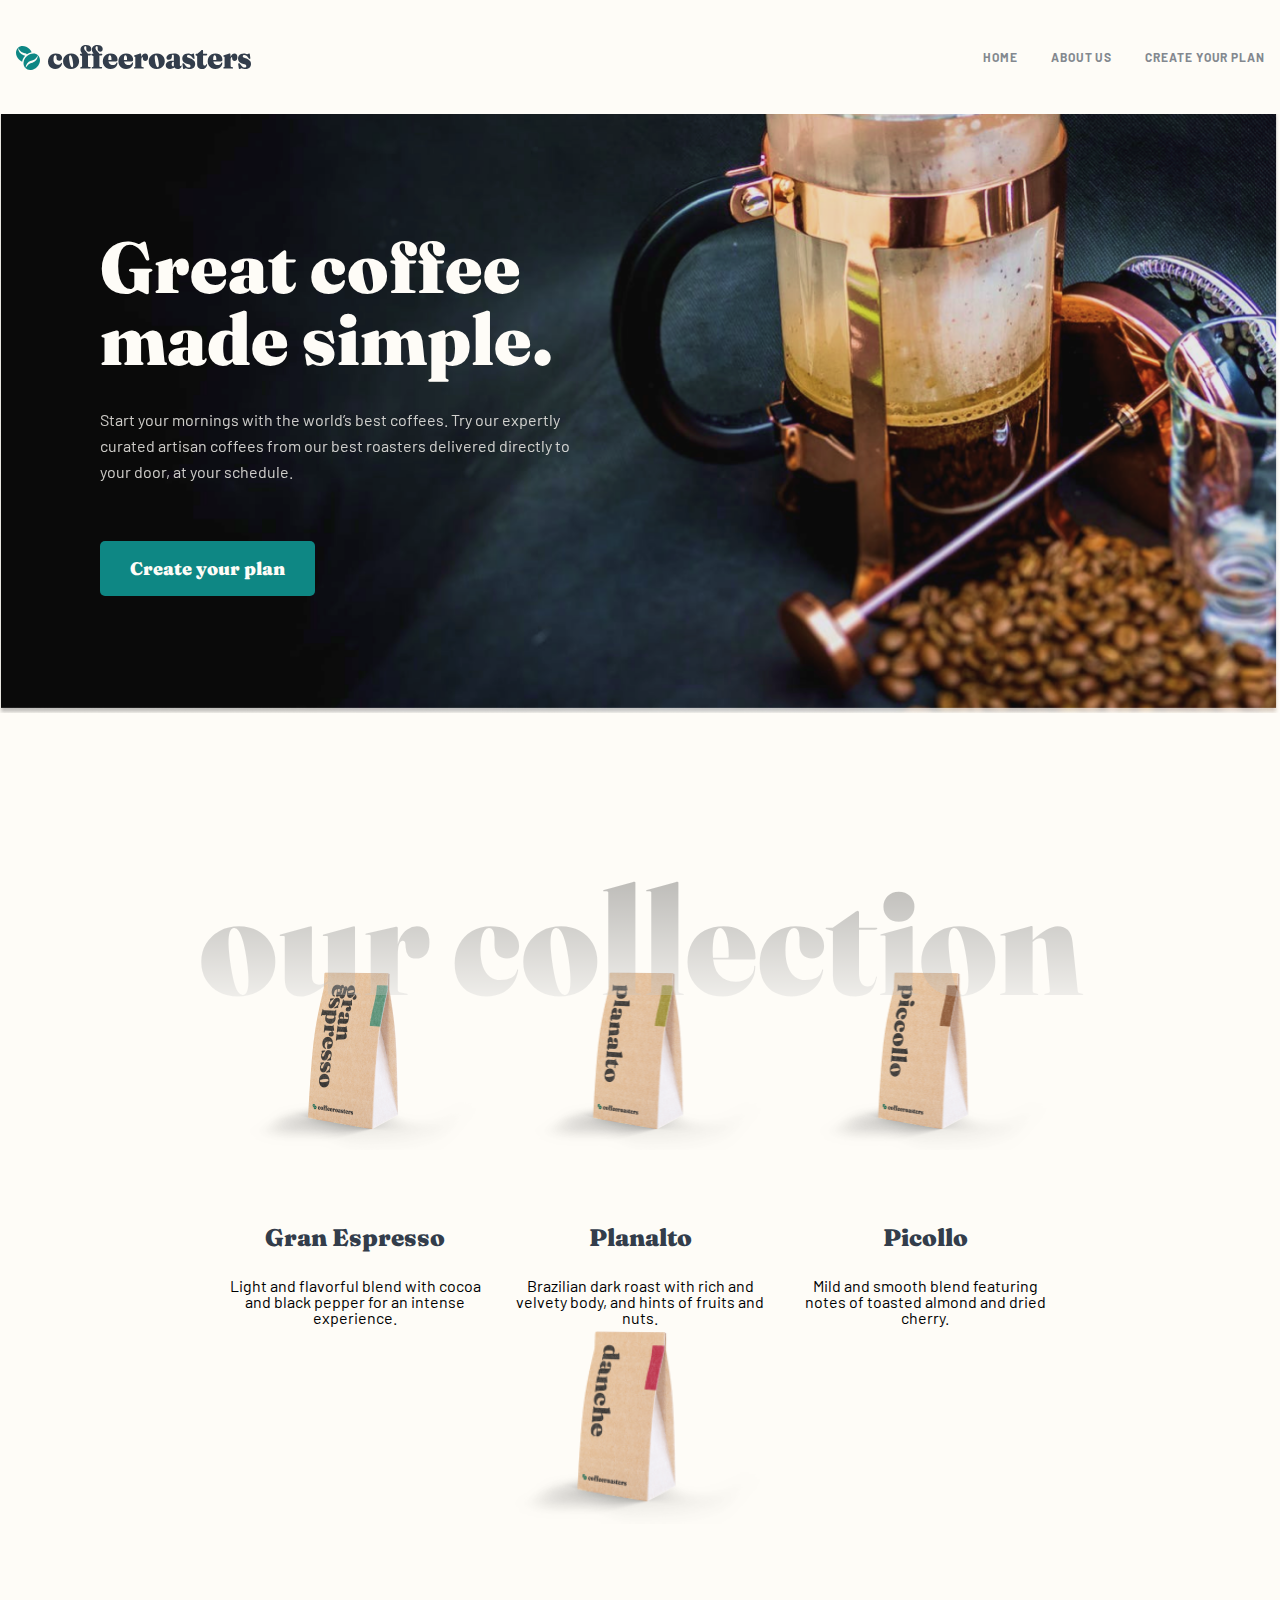
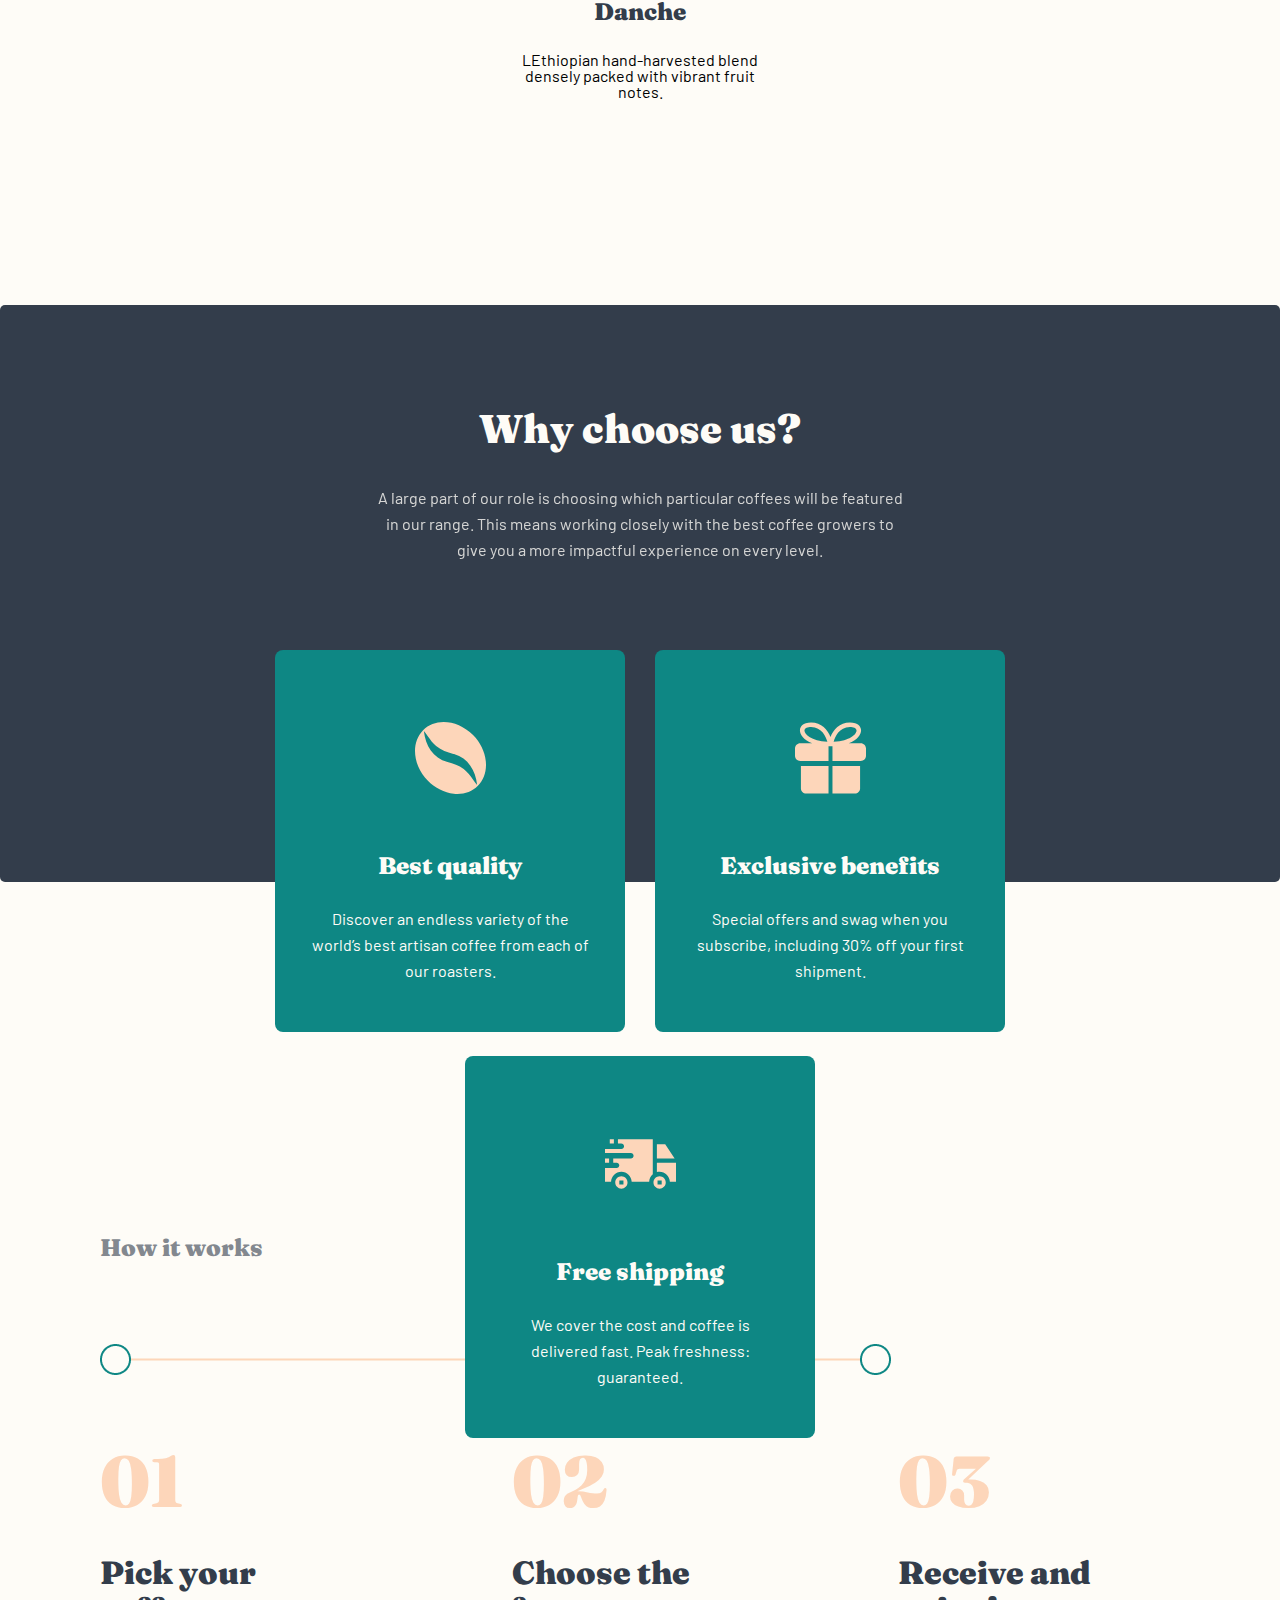
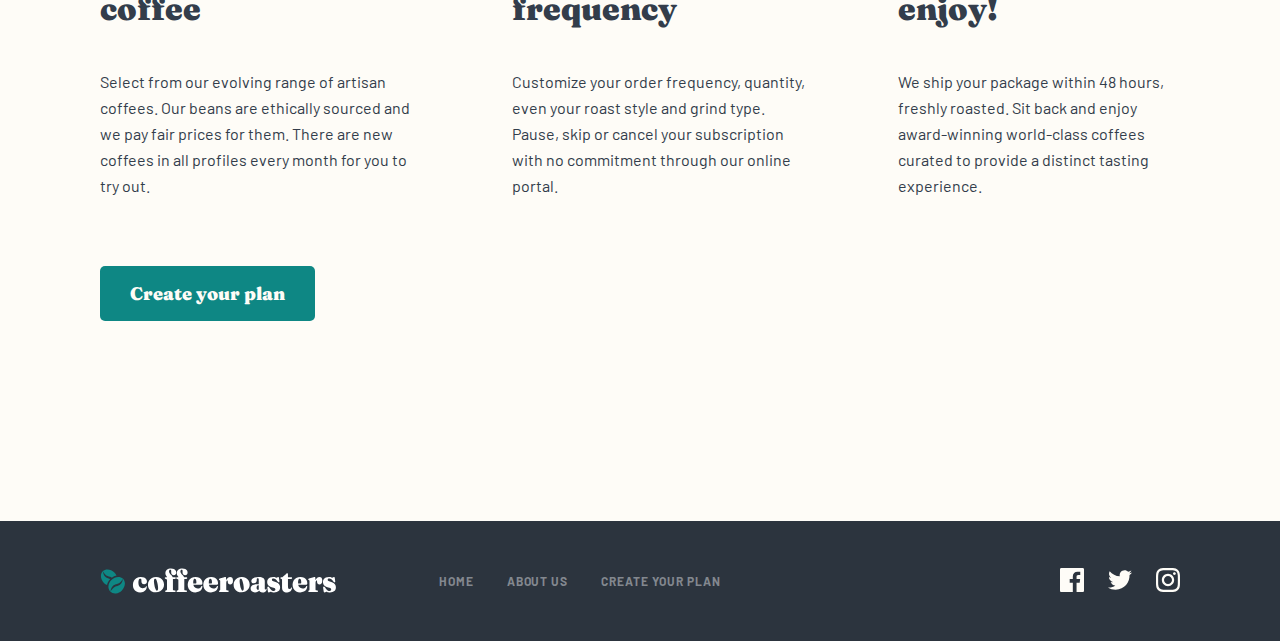
<file: index.html>
<!DOCTYPE html>
<html lang="en">
  <head>
    <meta charset="UTF-8">
    <meta http-equiv="X-UA-Compatible" content="IE=edge">
    <meta name="viewport" content="width=device-width, initial-scale=1.0">
    <meta name="description" content="coffee moffee blah blah">
    <meta name="keywords"  content="coffee, best coffee, coffeeroasters, planalto, piccollo, danche, gran espresso, coffee free ship">
    <link rel="shortcut icon" href="./assets/logo__icons/favicon.ico" type="image/x-icon">
    <link rel="stylesheet" href="style.css">
    <title>coffeeroasters</title>
  </head>
  <body>
    
    <header>
        <div class="container">
            <div class="header-content">
                <a href="index.html" class="header-content__logolink">
                    <img src="./assets/logo__icons/logoblack.svg" alt="coffeeroasters">
                </a>
                <nav class="header-content__navbar">
                    <a href="index.html" class="header-content__navbar__link links">home</a>
                    <a href="./about/index.html" class="header-content__navbar__link links">about us</a>
                    <a href="#" class="header-content__navbar__link links">create your plan</a>
                </nav>
            </div>
        </div>
    </header>

    <main>
        <section class="main-page">
            <div class="container">
                <div class="main-page__content main-content">
                    <div class="main-page__content__textblock">
                        <h1 class="main-page__content__textblock__title">Great coffee made simple.</h1>
                        <p class="main-page__content__textblock__subtitle">Start your mornings with the world’s best coffees. Try our expertly curated artisan coffees from our best roasters delivered directly to your door, at your schedule.</p>
                    </div>
                    <a href="#" class="main-page__content__btn btn">Create your plan</a>
                </div>
            </div>
        </section>

        <section class="our-collection">
            <div class="container">
                <div class="our-collection__content main-content">
                    <h2 class="our-collection__content__title">our collection</h2>
                    <div class="our-collection__content__card-block">

                        <div class="our-collection__content__card-block__card">
                            <div class="our-collection__content__card-block__card__imgbox">
                                <img src="./assets/img/collection1.png" alt="Gran Espresso">
                            </div>
                            <div class="our-collection__content__card-block__card__textblock">
                                <h3 class="our-collection__content__card-block__card__textblock__title">Gran Espresso</h3>
                                <p class="our-collection__content__card-block__card__textblock__subtitle">Light and flavorful blend with cocoa and black pepper for an intense experience.</p>
                            </div>
                        </div>
                        <div class="our-collection__content__card-block__card">
                            <div class="our-collection__content__card-block__card__imgbox">
                                <img src="./assets/img/collection2.png" alt="Planalto">
                            </div>
                            <div class="our-collection__content__card-block__card__textblock">
                                <h3 class="our-collection__content__card-block__card__textblock__title">Planalto</h3>
                                <p class="our-collection__content__card-block__card__textblock__subtitle">Brazilian dark roast with rich and velvety body, and hints of fruits and nuts.</p>
                            </div>
                        </div>

                        <div class="our-collection__content__card-block__card">
                            <div class="our-collection__content__card-block__card__imgbox">
                                <img src="./assets/img/collection3.png" alt="Picollo">
                            </div>
                            <div class="our-collection__content__card-block__card__textblock">
                                <h3 class="our-collection__content__card-block__card__textblock__title">Picollo</h3>
                                <p class="our-collection__content__card-block__card__textblock__subtitle">Mild and smooth blend featuring notes of toasted almond and dried cherry.</p>
                            </div>
                        </div>

                        <div class="our-collection__content__card-block__card">
                            <div class="our-collection__content__card-block__card__imgbox">
                                <img src="./assets/img/collection4.png" alt="Danche">
                            </div>
                            <div class="our-collection__content__card-block__card__textblock">
                                <h3 class="our-collection__content__card-block__card__textblock__title">Danche</h3>
                                <p class="our-collection__content__card-block__card__textblock__subtitle">LEthiopian hand-harvested blend densely packed with vibrant fruit notes.</p>
                            </div>
                        </div>

                    </div>
                </div>
            </div>
        </section>

        <section class="whychoose">
            <div class="container">
                <div class="whychoose-content main-content">
                    <div class="whychoose-content__textblock">
                        <h2 class="whychoose-content__textblock__title">Why choose us?</h2>
                        <p class="whychoose-content__textblock__subtitle">A large part of our role is choosing which particular coffees will be featured 
                            in our range. This means working closely with the best coffee growers to give 
                            you a more impactful experience on every level.</p>
                    </div>
                    <div class="whychoose-content__cardblock">

                        <div class="whychoose-content__cardblock__card">
                           <div class="whychoose-content__cardblock__card__imgbox">
                                <img src="./assets/logo__icons/why1.svg" alt="coffee seed">
                           </div>
                           <div class="whychoose-content__cardblock__card__textblock">
                                <h3 class="whychoose-content__cardblock__card__textblock__title">
                                    Best quality
                                </h3>
                                <p class="whychoose-content__cardblock__card__textblock__subtitle">Discover an endless variety of the world’s best artisan coffee from each of our roasters.</p>
                           </div>
                        </div>

                        <div class="whychoose-content__cardblock__card">
                            <div class="whychoose-content__cardblock__card__imgbox">
                                 <img src="./assets/logo__icons/why2.svg" alt="coffee seed">
                            </div>
                            <div class="whychoose-content__cardblock__card__textblock">
                                 <h3 class="whychoose-content__cardblock__card__textblock__title">
                                    Exclusive benefits
                                 </h3>
                                 <p class="whychoose-content__cardblock__card__textblock__subtitle">Special offers and swag when you subscribe, including 30% off your first shipment.</p>
                            </div>
                         </div>

                         <div class="whychoose-content__cardblock__card">
                            <div class="whychoose-content__cardblock__card__imgbox">
                                 <img src="./assets/logo__icons/why3.svg" alt="coffee seed">
                            </div>
                            <div class="whychoose-content__cardblock__card__textblock">
                                 <h3 class="whychoose-content__cardblock__card__textblock__title">
                                    Free shipping
                                 </h3>
                                 <p class="whychoose-content__cardblock__card__textblock__subtitle">We cover the cost and coffee is delivered fast. Peak freshness: guaranteed.</p>
                            </div>
                         </div>

                    </div>
                </div>
            </div>
        </section>

        <section class="howwork">
            <div class="container">
                <div class="howwork-content main-content">
                    <h2 class="howwork-content__title">How it works</h2>
                    <img src="./assets/logo__icons/linecircle.png" alt="line and circles">
                    <div class="howwork-content__cardblock">

                        <div class="howwork-content__cardblock__card">
                            <span class="howwork-content__cardblock__card__number">
                                01
                            </span>
                            <h3 class="howwork-content__cardblock__card__title">
                                Pick your coffee
                            </h3>
                            <p class="howwork-content__cardblock__card__subtitle">
                                Select from our evolving range of artisan coffees. Our beans are ethically sourced and we pay fair prices for them. There are new coffees in all profiles every month for you to try out.
                            </p>
                        </div>

                        <div class="howwork-content__cardblock__card">
                            <span class="howwork-content__cardblock__card__number">
                                02
                            </span>
                            <h3 class="howwork-content__cardblock__card__title">
                                Choose the frequency
                            </h3>
                            <p class="howwork-content__cardblock__card__subtitle">
                                Customize your order frequency, quantity, even your roast style and grind type. Pause, skip or cancel your subscription with no commitment through our online portal.
                            </p>
                        </div>

                        <div class="howwork-content__cardblock__card">
                            <span class="howwork-content__cardblock__card__number">
                                03
                            </span>
                            <h3 class="howwork-content__cardblock__card__title">
                                Receive and enjoy!
                            </h3>
                            <p class="howwork-content__cardblock__card__subtitle">
                                We ship your package within 48 hours, freshly roasted. Sit back and enjoy award-winning world-class coffees curated to provide a distinct tasting experience.
                            </p>
                        </div>

                    </div>

                    <a class="howwork-content__btn btn" href="#">Create your plan</a>
                </div>
            </div>
        </section>
    </main>

    <footer>
        <div class="container">
            <div class="footer-content main-content">
                <div class="footer-content__start">
                    <a class="footer-content__start__logolink" href="#">
                        <img src="./assets/logo__icons/logowhite.svg" alt="coffeeroasters">
                    </a>
                    <div class="footer-content__start__links">
                        <a class="links" href="#">home</a>
                        <a class="links" href=""./about/index.html">about us</a>
                        <a class="links" href="#">create your plan</a>
                    </div>
                </div>
                <div class="footer-content__social">
                    <a href="#">
                        <svg width="24" height="24" viewBox="0 0 24 24" fill="none" xmlns="http://www.w3.org/2000/svg">
                            <path d="M22.675 0H1.325C0.593 0 0 0.593 0 1.325V22.676C0 23.407 0.593 24 1.325 24H12.82V14.706H9.692V11.084H12.82V8.413C12.82 5.313 14.713 3.625 17.479 3.625C18.804 3.625 19.942 3.724 20.274 3.768V7.008L18.356 7.009C16.852 7.009 16.561 7.724 16.561 8.772V11.085H20.148L19.681 14.707H16.561V24H22.677C23.407 24 24 23.407 24 22.675V1.325C24 0.593 23.407 0 22.675 0Z" fill="#FEFCF7"/>
                            </svg>
                            
                    </a>
                    <a href="#">
                        <svg width="24" height="20" viewBox="0 0 24 20" fill="none" xmlns="http://www.w3.org/2000/svg">
                            <path d="M24 2.55705C23.117 2.94905 22.168 3.21305 21.172 3.33205C22.189 2.72305 22.97 1.75805 23.337 0.608047C22.386 1.17205 21.332 1.58205 20.21 1.80305C19.313 0.846047 18.032 0.248047 16.616 0.248047C13.437 0.248047 11.101 3.21405 11.819 6.29305C7.728 6.08805 4.1 4.12805 1.671 1.14905C0.381 3.36205 1.002 6.25705 3.194 7.72305C2.388 7.69705 1.628 7.47605 0.965 7.10705C0.911 9.38805 2.546 11.522 4.914 11.997C4.221 12.185 3.462 12.229 2.69 12.081C3.316 14.037 5.134 15.46 7.29 15.5C5.22 17.123 2.612 17.848 0 17.54C2.179 18.937 4.768 19.752 7.548 19.752C16.69 19.752 21.855 12.031 21.543 5.10605C22.505 4.41105 23.34 3.54405 24 2.55705Z" fill="#FEFCF7"/>
                            </svg>
                            
                    </a>
                    <a href="#">
                        <svg width="24" height="24" viewBox="0 0 24 24" fill="none" xmlns="http://www.w3.org/2000/svg">
                            <path id="Shape" fill-rule="evenodd" clip-rule="evenodd" d="M12 0C8.741 0 8.333 0.014 7.053 0.072C2.695 0.272 0.273 2.69 0.073 7.052C0.014 8.333 0 8.741 0 12C0 15.259 0.014 15.668 0.072 16.948C0.272 21.306 2.69 23.728 7.052 23.928C8.333 23.986 8.741 24 12 24C15.259 24 15.668 23.986 16.948 23.928C21.302 23.728 23.73 21.31 23.927 16.948C23.986 15.668 24 15.259 24 12C24 8.741 23.986 8.333 23.928 7.053C23.732 2.699 21.311 0.273 16.949 0.073C15.668 0.014 15.259 0 12 0ZM12 2.163C15.204 2.163 15.584 2.175 16.85 2.233C20.102 2.381 21.621 3.924 21.769 7.152C21.827 8.417 21.838 8.797 21.838 12.001C21.838 15.206 21.826 15.585 21.769 16.85C21.62 20.075 20.105 21.621 16.85 21.769C15.584 21.827 15.206 21.839 12 21.839C8.796 21.839 8.416 21.827 7.151 21.769C3.891 21.62 2.38 20.07 2.232 16.849C2.174 15.584 2.162 15.205 2.162 12C2.162 8.796 2.175 8.417 2.232 7.151C2.381 3.924 3.896 2.38 7.151 2.232C8.417 2.175 8.796 2.163 12 2.163ZM5.838 12C5.838 8.597 8.597 5.838 12 5.838C15.403 5.838 18.162 8.597 18.162 12C18.162 15.404 15.403 18.163 12 18.163C8.597 18.163 5.838 15.403 5.838 12ZM12 16C9.791 16 8 14.21 8 12C8 9.791 9.791 8 12 8C14.209 8 16 9.791 16 12C16 14.21 14.209 16 12 16ZM16.965 5.595C16.965 4.8 17.61 4.155 18.406 4.155C19.201 4.155 19.845 4.8 19.845 5.595C19.845 6.39 19.201 7.035 18.406 7.035C17.61 7.035 16.965 6.39 16.965 5.595Z" fill="#FEFCF7"/>
                            </svg>
                            
                    </a>
                </div>
            </div>
        </div>
    </footer>

  </body>
</html>
</file>
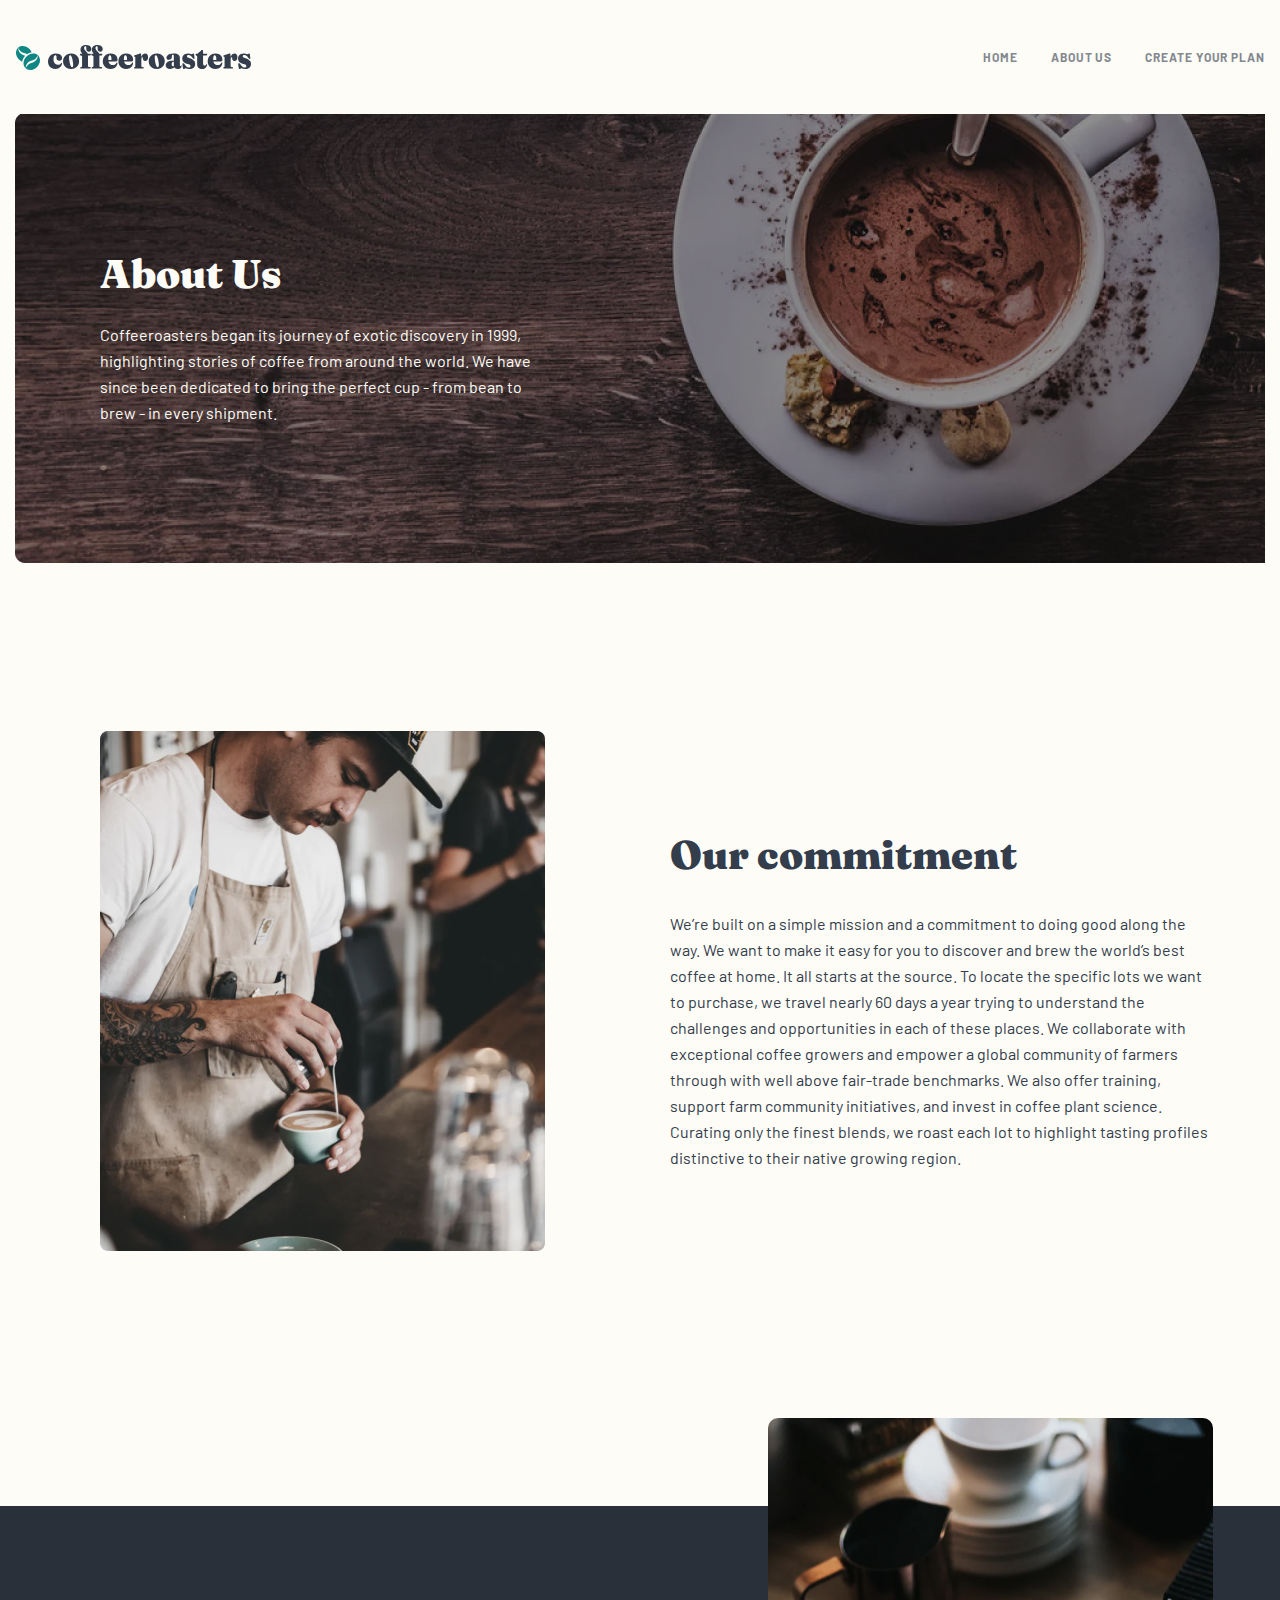
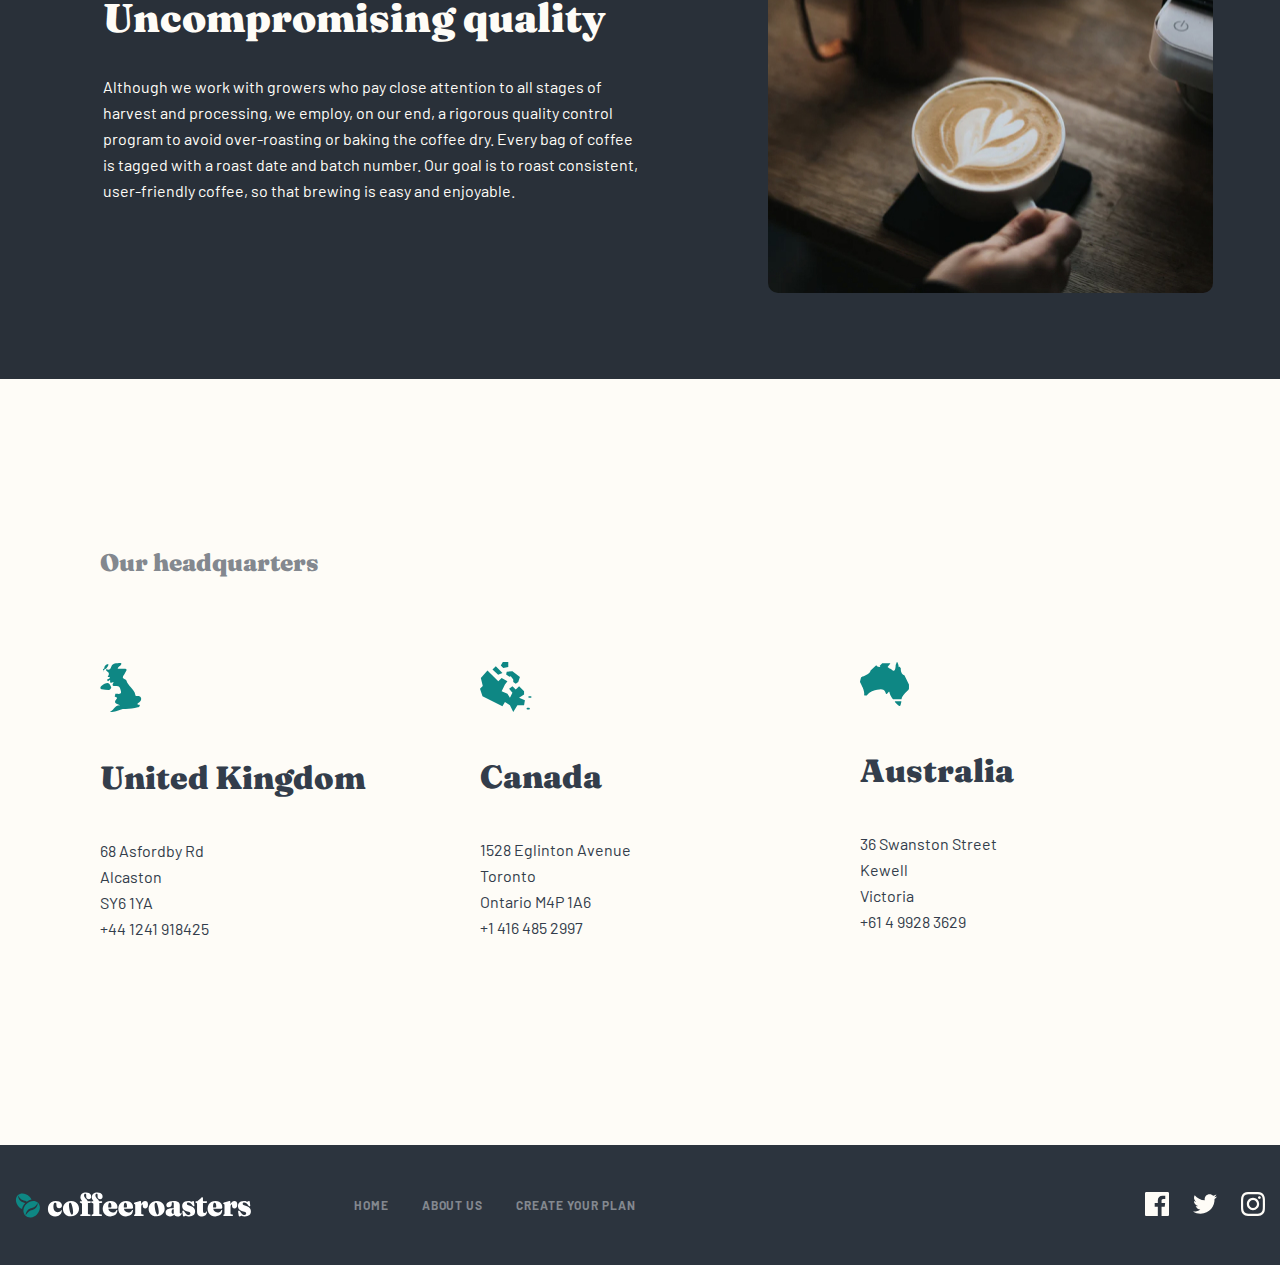
<file: about/index.html>
<!DOCTYPE html>
<html lang="en">
  <head>
    <meta charset="UTF-8">
    <meta http-equiv="X-UA-Compatible" content="IE=edge">
    <meta name="viewport" content="width=device-width, initial-scale=1.0">
    <meta name="description" content="coffee moffee blah blah">
    <meta name="keywords"  content="coffee, best coffee, coffeeroasters, planalto, piccollo, danche, gran espresso, coffee free ship">
    <link rel="shortcut icon" href="./assets/logo__icons/favicon.ico" type="image/x-icon">
    <link rel="stylesheet" href="style.css">
    <title>coffeeroasters</title>
  </head>

  <body>
    <header>
        <div class="container">
            <div class="header-content">
                <a href="index.html" class="header-content__logolink">
                    <img src="./assets/logo__icons/logoblack.svg" alt="coffeeroasters">
                </a>
                <nav class="header-content__navbar">
                    <a href="../index.html" class="header-content__navbar__link links">home</a>
                    <a href="about.html" class="header-content__navbar__link links">about us</a>
                    <a href="#" class="header-content__navbar__link links">create your plan</a>
                </nav>
            </div>
        </div>
    </header>
    <main>

        <section class="prime">
            <div class="container">
                <div class="prime-content">
                    <div class="prime-content__textblock">
                        <h1 class="prime-content__title">About us</h1>
                        <p class="prime-content__subtitle">
                            Coffeeroasters began its journey of exotic discovery in 1999, highlighting stories of coffee from around the world. We have since been dedicated to bring the perfect cup - from bean to brew - in every shipment.
                        </p>
                    </div>
                </div>
            </div>
        </section>

        <section class="commitment">
            <div class="container">
                <div class="commitment-content">
                    <img src="./assets/brat.jpg" alt="koffee brat">
                    <div class="commitment-content__textblock">
                        <h3 class="commitment-content__title">Our commitment</h3>
                        <p class="commitment-content__subtitle">We’re built on a simple mission and a commitment to doing good along the way. We want to make it easy for you to discover and brew the world’s best coffee at home. It all starts at the source. To locate the specific lots we want to purchase, we travel nearly 60 days a year trying to understand the challenges and opportunities in each of these places. We collaborate with exceptional coffee growers and empower a global community of farmers through with well above fair-trade benchmarks. We also offer training, support farm community initiatives, and invest in coffee plant science. Curating only the finest blends, we roast each lot to highlight tasting profiles distinctive to their native growing region.</p>
                    </div>
                </div>
            </div>
        </section>

        <section class="quality">
            <div class="container">
                <div class="quality-content">
                    <div class="quality-content__textblock">
                        <h3 class="quality-content__title">Uncompromising quality</h3>
                        <p class="quality-content__subtitle">Although we work with growers who pay close attention to all stages of harvest and processing, we employ, on our end, a rigorous quality control program to avoid over-roasting or baking the coffee dry. Every bag of coffee is tagged with a roast date and batch number. Our goal is to roast consistent, user-friendly coffee, so that brewing is easy and enjoyable.</p>
                    </div>
                    <div class="quality-content__leftside">
                        <div class="quality-content__imgbox">
                            <picture>
                                <source media="(min-width: 1500px)" srcset="./assets/Bitmap@2x.jpg">
                                <img src="./assets/Bitmap.jpg" alt="img">
                            </picture>
                        </div>
                </div>
                </div>
            </div>
        </section>

        <section class="headquarter">
            <div class="container">
                <div class="headquarter-content main-content">
                    <h2 class="headquarter-content__title">Our headquarters</h2>
                    <div class="headquarter-content__cardblock">
                        <div class="headquarter-content__cardblock__card">
                            <svg width="42" height="51" viewBox="0 0 42 51" fill="none" xmlns="http://www.w3.org/2000/svg">
                                <path id="Combined Shape" fill-rule="evenodd" clip-rule="evenodd" d="M6.01896 6.96845L6.01895 6.96844C5.97905 6.94632 5.9387 6.92394 5.89446 6.89445H5.9028C5.90553 6.8899 5.90886 6.88504 5.9124 6.87989L5.91241 6.87987C5.91965 6.86932 5.92776 6.85751 5.93335 6.84445C5.94446 6.84029 5.95627 6.83682 5.96807 6.83334L5.96809 6.83334C5.97989 6.82987 5.99169 6.8264 6.0028 6.82223C6.06809 6.86887 6.09079 6.91802 6.11464 6.96967C6.1263 6.99492 6.13824 7.02078 6.15557 7.04723C8.61946 8.59445 9.99724 7.7639 10.9611 5.60557C11.0945 5.29446 11.2222 4.95834 11.3472 4.60001C12.4857 1.25624 15.1641 1.21554 17.7545 1.17617C18.5835 1.16357 19.4035 1.15111 20.1611 1.03057C21.9889 0.744455 21.4056 2.44723 20.6139 3.26668C20.3526 3.54064 20.0455 3.7713 19.7274 4.01018C18.9264 4.61175 18.056 5.26549 17.6722 6.79445C18.411 6.79445 19.1182 6.79908 19.8037 6.80356C21.3092 6.8134 22.7102 6.82256 24.1111 6.78057C26.7306 6.70279 27.175 7.65557 25.7306 9.77501C25.4142 10.2422 25.1583 10.7528 24.9029 11.2623L24.9029 11.2623C24.5843 11.898 24.2666 12.532 23.8334 13.0778C22.3195 14.9722 22.3528 16.2667 24.8361 17.15C25.4611 17.3722 26.2667 17.9278 26.425 18.4917C27.1788 21.1628 28.9835 23.1701 30.7829 25.1715C32.7766 27.3889 34.7638 29.5991 35.3084 32.6972C35.3337 32.8398 35.351 32.9718 35.3668 33.0927C35.4535 33.754 35.4967 34.0833 36.5722 33.9917C38.4056 33.8195 40.575 33.7972 41.0861 36.1361C41.5778 38.3667 39.9861 39.7861 38.2834 40.9639C38.0514 41.1224 37.8746 41.3548 37.6772 41.6144L37.6771 41.6145L37.6771 41.6146C37.5908 41.728 37.5005 41.8467 37.4 41.9667C37.5571 42.652 38.151 42.6702 38.707 42.6872C39.262 42.7042 39.7792 42.72 39.7861 43.3972C39.7972 44.525 38.5889 45.05 37.7528 45.3083C33.4889 46.6333 28.9972 47.0833 24.625 46.9945C22.2911 46.9429 20.2482 47.6889 18.2164 48.4308C16.7417 48.9692 15.2728 49.5055 13.7028 49.7333C13.4729 49.7677 13.2471 49.819 13.017 49.8714C12.1849 50.0609 11.2951 50.2634 9.94168 49.7195C11.5466 49.1366 12.6068 47.9549 13.6749 46.7646C15.2687 44.9882 16.8799 43.1925 20.3445 43.3389C19.738 43.0869 19.2508 42.8814 18.8417 42.7087L18.8387 42.7075L18.8385 42.7074L18.8385 42.7074L18.8384 42.7074C18.0408 42.3708 17.5398 42.1594 17.0278 41.9722C14.6972 41.1306 14.3861 39.4945 16.125 37.6C17.1056 36.5361 17.7834 35.3945 15.5611 34.9333C14.3395 34.6816 14.631 34.1589 14.9543 33.5794C15.1874 33.1613 15.4371 32.7136 15.1472 32.3167C14.775 31.8056 15.9972 31.6611 16.7028 31.75C18.7917 32.0195 21.7445 32.3806 20.9334 29.3278C20.8675 29.0811 20.805 28.8031 20.7385 28.5068L20.7384 28.5065L20.7384 28.5064C20.2774 26.454 19.6182 23.5197 16.2445 23.9639C12.5889 24.4445 11.4417 23.5389 13.7278 20.2222C13.2628 20.0142 12.6194 20.2545 12.0027 20.4849C10.8327 20.922 9.75856 21.3233 10.1806 18.5583C10.2056 18.3833 9.86113 17.9639 9.79169 17.9833C9.52593 18.0675 9.25436 18.3309 8.9844 18.5927L8.98439 18.5927C8.39939 19.1601 7.82197 19.7201 7.3278 18.4333C6.97519 17.516 7.57192 17.2735 8.27236 16.9888C8.98451 16.6993 9.80387 16.3662 9.84169 15.2361C9.78655 15.0572 9.37532 15.0532 8.93264 15.0489C8.19329 15.0417 7.36622 15.0336 7.96391 14.2083C9.95347 11.4633 8.43131 10.3096 6.72826 9.0189L6.72821 9.01886L6.72805 9.01873C6.55274 8.88587 6.37552 8.75155 6.20002 8.6139C5.96982 8.43464 6.05364 8.16439 6.14328 7.87539C6.1856 7.73894 6.22921 7.59832 6.24169 7.46112C6.24169 7.45696 6.2403 7.4514 6.23891 7.44585L6.23891 7.44584C6.23752 7.44029 6.23613 7.43473 6.23613 7.43057C6.24446 7.30001 6.23057 7.16668 6.15002 7.04723C6.10403 7.01561 6.06175 6.99217 6.01897 6.96845L6.01896 6.96845ZM1.4778 27.1861C0.916685 27.0945 0.277796 26.5056 0.338907 25.6583C0.46113 24.1028 5.2028 20.9333 7.30835 21.0583C9.24749 21.1651 9.87283 22.4829 10.4606 23.7216C10.6988 24.2236 10.9309 24.7127 11.2417 25.1028C11.15 26.9361 10.0417 27.9722 8.85002 27.9778C6.51002 28.0069 4.15236 27.6223 1.82271 27.2423L1.4778 27.1861ZM8.19169 1.87779C5.56669 2.57779 4.0528 3.97223 4.23891 6.79168C2.48053 6.96463 2.99059 7.67977 3.46069 8.33888C3.5342 8.44194 3.60673 8.54364 3.66946 8.64168C3.80518 8.33292 4.04139 8.04282 4.28509 7.74352L4.28509 7.74352C4.44043 7.55274 4.5988 7.35824 4.73613 7.15279C4.89028 7.1129 5.04485 7.07218 5.19951 7.03144L5.1997 7.03138C5.44352 6.96715 5.68757 6.90285 5.93057 6.84168C6.16736 6.31966 6.57444 5.87828 6.98734 5.43059C7.82901 4.51801 8.69485 3.57922 8.19169 1.87779ZM3.57502 9.42501C3.99724 9.27779 3.88335 8.98334 3.66669 8.64168C3.55835 8.88057 3.49446 9.13057 3.57502 9.42501Z" fill="#0E8784"/>
                            </svg>
                                
                            <h3 class="headquarter-content__cardblock__card__title">
                                United Kingdom
                            </h3>
                            <address class="headquarter-content__cardblock__card__subtitle">
                                <span>68  Asfordby Rd</span>  
                                <span>Alcaston</span>
                                <span>SY6 1YA</span>
                                <span>+44 1241 918425</span>
                            </address>
                        </div>

                        <div class="headquarter-content__cardblock__card">
                            <svg width="52" height="50" viewBox="0 0 52 50" fill="none" xmlns="http://www.w3.org/2000/svg">
                                <path id="Combined Shape" fill-rule="evenodd" clip-rule="evenodd" d="M28.2744 5.09355V0.104774L22.8308 0.0440674L20.79 3.43035L23.2848 5.92598L28.2744 5.09355ZM22.4532 10.9148L15.8004 4.26112L12.474 7.58835L18.1472 12.6412L22.4532 10.9148ZM29.4478 14.8058L26.1264 12.39L26.7301 9.67317L32.4324 9.25238L39.9168 15.0728L38.2536 20.0624L35.7588 21.7264L33.264 20.0624V17.5676L30.7692 14.2412L29.4478 14.8058ZM49.0644 47.5052H47.4012C46.942 47.5052 46.5696 47.1329 46.5696 46.6736C46.5696 46.2143 46.942 45.842 47.4012 45.842H49.0644C49.5237 45.842 49.896 46.2143 49.896 46.6736C49.896 47.1329 49.5237 47.5052 49.0644 47.5052ZM49.0644 35.8628H50.7277C51.1869 35.8628 51.5593 35.4905 51.5593 35.0312C51.5593 34.5719 51.1869 34.1996 50.7277 34.1996H49.0644C48.6052 34.1996 48.2328 34.5719 48.2328 35.0312C48.2328 35.4905 48.6052 35.8628 49.0644 35.8628ZM39.0852 35.8628L44.0748 32.5364V29.21L39.0852 24.2204L35.7588 27.5468L32.4324 24.2204L29.106 26.7152L32.4324 30.8732L29.9376 35.8628L27.4428 31.7048L21.6216 29.21L24.948 22.5572L27.4428 19.2308L21.6216 15.9044L18.2952 19.2308L7.48441 8.41995L0.831601 15.9044L2.78586 23.9559L0 26.7152L2.4948 34.1996L22.4532 44.1788L24.948 40.0208L29.9376 43.3472L33.264 50L37.422 43.3472H44.0748L44.9064 38.3576L39.0852 35.8628Z" fill="#0E8784"/>
                            </svg>
                                
                            <h3 class="headquarter-content__cardblock__card__title">
                               Canada
                            </h3>
                            <address class="headquarter-content__cardblock__card__subtitle">
                                <span>1528  Eglinton Avenue</span>  
                                <span>Toronto</span>
                                <span>Ontario M4P 1A6</span>
                                <span>+1 416 485 2997</span>
                            </address>
                        </div>

                        <div class="headquarter-content__cardblock__card">
                            <svg width="49" height="44" viewBox="0 0 49 44" fill="none" xmlns="http://www.w3.org/2000/svg">
                                <path id="Combined Shape" fill-rule="evenodd" clip-rule="evenodd" d="M4.12213 32.8771C4.60545 29.7852 3.25319 26.6158 1.79811 23.6997C1.60829 23.3196 1.41741 22.9438 1.22904 22.5729C0.830641 21.7884 0.443482 21.0261 0.101358 20.2924C-0.00147482 20.0701 -0.0271831 19.8167 0.0293751 19.5737L0.949732 15.7166C1.03714 15.3443 1.31479 15.0445 1.67985 14.9307C3.6491 14.3103 9.93735 12.0767 10.5029 8.79347C10.5132 8.72625 10.5492 8.66938 10.5955 8.62284L15.9582 3.4266C16.092 3.29735 16.3079 3.31286 16.4262 3.45763C16.9301 4.09359 18.3337 5.51027 20.4212 4.81227L19.7733 4.15563C19.6448 4.03154 19.65 3.82472 19.7785 3.70064L22.2311 1.37396C22.2876 1.31709 22.3647 1.28606 22.447 1.28606H29.923C30.1904 1.28606 30.3394 1.60146 30.1698 1.80827L27.7686 4.73988C27.6504 4.88982 27.6812 5.10698 27.8406 5.21039C28.3202 5.52413 29.3175 6.179 30.372 6.87145C31.1944 7.41144 32.0516 7.97428 32.7252 8.41603C33.5068 8.9279 34.5609 8.60733 34.9155 7.73871C35.3115 6.77185 35.6816 5.26726 35.6868 3.02849C35.6868 2.99229 35.692 2.95093 35.7073 2.91474L36.746 0.215794C36.8436 -0.0323845 37.183 -0.0582364 37.3167 0.174431C37.8258 1.06374 38.7358 2.95093 38.7358 5.15351L39.2345 4.79159C39.3734 4.68818 39.5687 4.7192 39.6716 4.85363L40.7616 6.28066C40.8079 6.3427 40.8284 6.42543 40.8233 6.50299C40.7513 7.27337 40.5508 11.5183 44.258 13.2193C44.3248 13.2503 44.3814 13.302 44.4122 13.3693L48.9369 22.4691C48.9575 22.5157 48.9677 22.5622 48.9677 22.6139V26.4452C48.9677 27.0295 48.7209 27.5827 48.2838 27.9705C46.51 29.5526 41.8722 33.9423 41.5894 36.9825C41.574 37.1428 41.4403 37.2668 41.2758 37.2668H33.3011C33.2497 37.2668 33.1983 37.2565 33.152 37.2307C32.6378 36.9515 29.923 33.3736 29.3729 29.9042C29.3317 29.6457 29.0078 29.5475 28.8279 29.7439L27.0436 31.7294C26.8791 31.9155 26.6426 32.0189 26.3958 32.0189C26.1232 32.0189 25.8919 31.8224 25.8457 31.5536C25.64 30.3436 24.7248 27.1794 20.8891 27.1794C18.8324 27.1794 15.6292 27.9757 12.6573 28.8753C12.6573 28.8753 9.36663 29.9094 6.93462 33.2184C6.85236 33.3322 6.71867 33.3994 6.57471 33.3994H4.56946C4.29181 33.3994 4.081 33.1512 4.12213 32.8771ZM40.5199 43.2024C40.3503 43.8694 39.5739 44.1693 39.0031 43.7815C37.9543 43.068 36.3706 41.8219 34.936 39.9916C34.7253 39.7227 34.9155 39.3246 35.26 39.3246H40.9673C41.2397 39.3246 41.4351 39.578 41.3683 39.8416L40.5199 43.2024Z" fill="#0E8784"/>
                                </svg>
                                
                            <h3 class="headquarter-content__cardblock__card__title">
                                Australia
                            </h3>
                            <address class="headquarter-content__cardblock__card__subtitle">
                                <span>36 Swanston Street</span>  
                                <span>Kewell</span>
                                <span>Victoria</span>
                                <span>+61 4 9928 3629</span>
                            </address>
                        </div>

                    </div>
                </div>
            </div>
        </section>


        <footer>
            <div class="container">
                <div class="footer-content main-content">
                    <div class="footer-content__start">
                        <a class="footer-content__start__logolink" href="#">
                            <img src="./assets/logo__icons/logowhite.svg" alt="coffeeroasters">
                        </a>
                        <div class="footer-content__start__links">
                            <a class="links" href="../index.html">home</a>
                            <a class="links" href="index.html">about us</a>
                            <a class="links" href="#">create your plan</a>
                        </div>
                    </div>
                    <div class="footer-content__social">
                        <a href="#">
                            <svg width="24" height="24" viewBox="0 0 24 24" fill="none" xmlns="http://www.w3.org/2000/svg">
                                <path d="M22.675 0H1.325C0.593 0 0 0.593 0 1.325V22.676C0 23.407 0.593 24 1.325 24H12.82V14.706H9.692V11.084H12.82V8.413C12.82 5.313 14.713 3.625 17.479 3.625C18.804 3.625 19.942 3.724 20.274 3.768V7.008L18.356 7.009C16.852 7.009 16.561 7.724 16.561 8.772V11.085H20.148L19.681 14.707H16.561V24H22.677C23.407 24 24 23.407 24 22.675V1.325C24 0.593 23.407 0 22.675 0Z" fill="#FEFCF7"/>
                                </svg>
                                
                        </a>
                        <a href="#">
                            <svg width="24" height="20" viewBox="0 0 24 20" fill="none" xmlns="http://www.w3.org/2000/svg">
                                <path d="M24 2.55705C23.117 2.94905 22.168 3.21305 21.172 3.33205C22.189 2.72305 22.97 1.75805 23.337 0.608047C22.386 1.17205 21.332 1.58205 20.21 1.80305C19.313 0.846047 18.032 0.248047 16.616 0.248047C13.437 0.248047 11.101 3.21405 11.819 6.29305C7.728 6.08805 4.1 4.12805 1.671 1.14905C0.381 3.36205 1.002 6.25705 3.194 7.72305C2.388 7.69705 1.628 7.47605 0.965 7.10705C0.911 9.38805 2.546 11.522 4.914 11.997C4.221 12.185 3.462 12.229 2.69 12.081C3.316 14.037 5.134 15.46 7.29 15.5C5.22 17.123 2.612 17.848 0 17.54C2.179 18.937 4.768 19.752 7.548 19.752C16.69 19.752 21.855 12.031 21.543 5.10605C22.505 4.41105 23.34 3.54405 24 2.55705Z" fill="#FEFCF7"/>
                                </svg>
                                
                        </a>
                        <a href="#">
                            <svg width="24" height="24" viewBox="0 0 24 24" fill="none" xmlns="http://www.w3.org/2000/svg">
                                <path id="Shape" fill-rule="evenodd" clip-rule="evenodd" d="M12 0C8.741 0 8.333 0.014 7.053 0.072C2.695 0.272 0.273 2.69 0.073 7.052C0.014 8.333 0 8.741 0 12C0 15.259 0.014 15.668 0.072 16.948C0.272 21.306 2.69 23.728 7.052 23.928C8.333 23.986 8.741 24 12 24C15.259 24 15.668 23.986 16.948 23.928C21.302 23.728 23.73 21.31 23.927 16.948C23.986 15.668 24 15.259 24 12C24 8.741 23.986 8.333 23.928 7.053C23.732 2.699 21.311 0.273 16.949 0.073C15.668 0.014 15.259 0 12 0ZM12 2.163C15.204 2.163 15.584 2.175 16.85 2.233C20.102 2.381 21.621 3.924 21.769 7.152C21.827 8.417 21.838 8.797 21.838 12.001C21.838 15.206 21.826 15.585 21.769 16.85C21.62 20.075 20.105 21.621 16.85 21.769C15.584 21.827 15.206 21.839 12 21.839C8.796 21.839 8.416 21.827 7.151 21.769C3.891 21.62 2.38 20.07 2.232 16.849C2.174 15.584 2.162 15.205 2.162 12C2.162 8.796 2.175 8.417 2.232 7.151C2.381 3.924 3.896 2.38 7.151 2.232C8.417 2.175 8.796 2.163 12 2.163ZM5.838 12C5.838 8.597 8.597 5.838 12 5.838C15.403 5.838 18.162 8.597 18.162 12C18.162 15.404 15.403 18.163 12 18.163C8.597 18.163 5.838 15.403 5.838 12ZM12 16C9.791 16 8 14.21 8 12C8 9.791 9.791 8 12 8C14.209 8 16 9.791 16 12C16 14.21 14.209 16 12 16ZM16.965 5.595C16.965 4.8 17.61 4.155 18.406 4.155C19.201 4.155 19.845 4.8 19.845 5.595C19.845 6.39 19.201 7.035 18.406 7.035C17.61 7.035 16.965 6.39 16.965 5.595Z" fill="#FEFCF7"/>
                                </svg>
                                
                        </a>
                    </div>
                </div>
            </div>
        </footer>
    
    </main>
  </body>
</file>
<file: style.css>
@import url("https://fonts.googleapis.com/css2?family=Barlow:wght@400;700&family=Fraunces:opsz,wght@9..144,900&display=swap");
a {
  display: block;
}

* {
  padding: 0;
  margin: 0;
  border: 0;
}

*,
*:before,
*:after {
  box-sizing: border-box;
}

:focus,
:active {
  outline: none;
}

a:focus,
a:active {
  outline: none;
}

body {
  scroll-behavior: smooth;
  text-rendering: optimizeSpeed;
  line-height: 1.5;
}

nav,
footer,
header,
aside {
  display: block;
}

img {
  display: block;
}

.flow {
  --flow-space: 1em;
}

.flow > * + * {
  margin-top: 1em;
  margin-top: var(--flow-space);
}

html,
body {
  height: 100%;
  width: 100%;
  font-size: 100%;
  line-height: 1;
  font-size: 16px;
  -ms-text-size-adjust: 100%;
  -moz-text-size-adjust: 100%;
  -webkit-text-size-adjust: 100%;
}

input,
button,
textarea,
select {
  font-family: inherit;
}

input::-ms-clear {
  display: none;
}

button {
  cursor: pointer;
}

button::-moz-focus-inner {
  padding: 0;
  border: 0;
}

a,
a:visited {
  text-decoration: none;
}

a:hover {
  text-decoration: none;
}

ul li {
  list-style: none;
}

img {
  vertical-align: top;
}

h1,
h2,
h3,
h4,
h5,
h6 {
  font-size: inherit;
  font-weight: 400;
}

h1,
h2,
h3,
h4,
p,
ul[class],
ol[class],
li,
figure,
figcaption,
blockquote,
dl,
dd {
  margin: 0;
}

ul[class],
ol[class] {
  padding: 0;
}

body {
  font-family: "Barlow", sans-serif;
  background-color: #FEFCF7;
}

a {
  display: inline-block;
}

h1,
h2,
h3,
.btn,
.howwork-content__cardblock__card__number {
  font-family: "Fraunces", sans-serif;
}

.container {
  max-width: 1310px;
  padding: 0 15px;
  margin: auto;
}

.main-content {
  padding: 0 85px;
}

.links {
  font-size: 12px;
  font-weight: 700;
  line-height: 15px;
  text-transform: uppercase;
  color: #83888F;
  letter-spacing: 0.92px;
}

.btn {
  padding: 15px 30px;
  background-color: #0E8784;
  font-size: 18px;
  font-weight: 900;
  line-height: 25px;
  text-transform: none;
  color: #FEFCF7;
  border-radius: 5px;
}

header {
  position: fixed;
  top: 0;
  width: 100%;
  z-index: 99999;
  background-color: #FEFCF7;
}
header .header-content {
  display: flex;
  align-items: center;
  justify-content: space-between;
  flex-direction: row;
  -moz-column-gap: 0;
       column-gap: 0;
  row-gap: 0;
  padding-top: 43.5px;
  padding-bottom: 43.5px;
}
header .header-content__navbar {
  display: flex;
  align-items: stretch;
  justify-content: flex-start;
  flex-direction: row;
  -moz-column-gap: 33px;
       column-gap: 33px;
  row-gap: 0;
}

main {
  margin-top: 113px;
}
main .main-page {
  background: url(./assets/img/mainbgdef.png) center center/100% no-repeat;
}
main .main-page__content {
  display: flex;
  align-items: baseline;
  justify-content: center;
  flex-direction: column;
  -moz-column-gap: 0;
       column-gap: 0;
  row-gap: 0;
  margin-bottom: 135px;
  min-height: 600px;
}
main .main-page__content__textblock {
  max-width: 493px;
}
main .main-page__content__textblock__title {
  font-size: 72px;
  font-weight: 900;
  line-height: 72px;
  text-transform: none;
  color: #FEFCF7;
  margin-bottom: 32px;
}
main .main-page__content__textblock__subtitle {
  font-size: 16px;
  font-weight: 400;
  line-height: 26px;
  text-transform: none;
  color: #FEFCF7;
  margin-bottom: 56px;
  opacity: 0.8;
}
main .our-collection {
  margin-bottom: 200px;
}
main .our-collection__content {
  position: relative;
}
main .our-collection__content__title {
  background: linear-gradient(180deg, black, white);
  -webkit-background-clip: text;
          background-clip: text;
  font-size: 150px;
  font-weight: 900;
  line-height: normal;
  text-transform: none;
  color: transparent;
  opacity: 0.3;
  text-align: center;
}
main .our-collection__content__card-block {
  display: flex;
  align-items: stretch;
  justify-content: center;
  flex-direction: row;
  -moz-column-gap: 30px;
       column-gap: 30px;
  row-gap: 0;
  margin-top: -7%;
  z-index: 11111;
  flex-wrap: wrap;
}
main .our-collection__content__card-block__card {
  width: 255px;
  padding-bottom: 5px;
}
main .our-collection__content__card-block__card__imgbox {
  width: 100%;
  height: 193px;
  margin-bottom: 72px;
}
main .our-collection__content__card-block__card__imgbox img {
  width: 100%;
  height: 100%;
}
main .our-collection__content__card-block__card__textblock {
  text-align: center;
}
main .our-collection__content__card-block__card__textblock__title {
  font-size: 24px;
  font-weight: 900;
  line-height: 32px;
  text-transform: capitalize;
  color: #333D4B;
  margin-bottom: 24px;
}
main .whychoose {
  background-color: #333D4B;
  margin-bottom: 350px;
  border-radius: 5px;
}
main .whychoose .whychoose-content {
  padding-top: 100px;
  height: 577px;
  position: relative;
}
main .whychoose .whychoose-content__textblock {
  max-width: 540px;
  position: relative;
  left: 50%;
  transform: translateX(-50%);
  text-align: center;
}
main .whychoose .whychoose-content__textblock__title {
  font-size: 40px;
  font-weight: 900;
  line-height: 48px;
  text-transform: none;
  color: #FEFCF7;
  margin-bottom: 32px;
}
main .whychoose .whychoose-content__textblock__subtitle {
  font-size: 16px;
  font-weight: 400;
  line-height: 26px;
  text-transform: none;
  color: #FEFCF7;
  opacity: 0.8;
}
main .whychoose .whychoose-content__cardblock {
  display: flex;
  align-items: stretch;
  justify-content: center;
  flex-direction: row;
  -moz-column-gap: 30px;
       column-gap: 30px;
  row-gap: 24px;
  flex-wrap: wrap;
  margin-top: 8%;
}
main .whychoose .whychoose-content__cardblock__card {
  width: 350px;
  padding: 72px 34px 48px;
  background-color: #0E8784;
  border-radius: 8px;
  display: flex;
  align-items: center;
  justify-content: flex-start;
  flex-direction: column;
  -moz-column-gap: 0;
       column-gap: 0;
  row-gap: 0;
}
main .whychoose .whychoose-content__cardblock__card__imgbox {
  width: 71px;
  height: 72px;
  margin-bottom: 56px;
}
main .whychoose .whychoose-content__cardblock__card__imgbox img {
  width: 100%;
  height: 100%;
}
main .whychoose .whychoose-content__cardblock__card__textblock {
  text-align: center;
}
main .whychoose .whychoose-content__cardblock__card__textblock__title {
  font-size: 24px;
  font-weight: 900;
  line-height: 32px;
  text-transform: none;
  color: #FEFCF7;
  margin-bottom: 24px;
}
main .whychoose .whychoose-content__cardblock__card__textblock__subtitle {
  font-size: 16px;
  font-weight: 400;
  line-height: 26px;
  text-transform: none;
  color: #FEFCF7;
}
main .howwork {
  margin-bottom: 200px;
}
main .howwork-content__title {
  font-size: 24px;
  font-weight: 900;
  line-height: 32px;
  text-transform: none;
  color: #83888F;
  margin-bottom: 80px;
}
main .howwork-content__title + img {
  margin-bottom: 67px;
}
main .howwork-content__cardblock {
  display: flex;
  align-items: stretch;
  justify-content: flex-start;
  flex-direction: row;
  -moz-column-gap: 90px;
       column-gap: 90px;
  row-gap: 0;
  margin-bottom: 64px;
}
main .howwork-content__cardblock__card {
  padding-top: 3px;
  padding-bottom: 3px;
}
main .howwork-content__cardblock__card__number {
  font-size: 72px;
  font-weight: 900;
  line-height: 72px;
  text-transform: none;
  color: #FDD6BA;
  display: inline-block;
  margin-bottom: 38px;
}
main .howwork-content__cardblock__card__title {
  font-size: 32px;
  font-weight: 900;
  line-height: 36px;
  text-transform: none;
  color: #333D4B;
  margin-bottom: 42px;
}
main .howwork-content__cardblock__card__subtitle {
  font-size: 16px;
  font-weight: 400;
  line-height: 26px;
  text-transform: none;
  color: #333D4B;
}
main .howwork-content__cardblock__card:first-child h3 {
  max-width: 255px;
}
main .howwork-content__btn {
  justify-self: baseline;
}

footer {
  background: #2C343E;
}
footer .footer-content {
  padding-top: 47px;
  padding-bottom: 47px;
  display: flex;
  align-items: center;
  justify-content: space-between;
  flex-direction: row;
  -moz-column-gap: 0;
       column-gap: 0;
  row-gap: 0;
}
footer .footer-content__start {
  display: flex;
  align-items: center;
  justify-content: flex-start;
  flex-direction: row;
  -moz-column-gap: 103px;
       column-gap: 103px;
  row-gap: 0;
}
footer .footer-content__start__links {
  display: flex;
  align-items: center;
  justify-content: flex-start;
  flex-direction: row;
  -moz-column-gap: 33px;
       column-gap: 33px;
  row-gap: 0;
}
footer .footer-content__social {
  display: flex;
  align-items: center;
  justify-content: flex-start;
  flex-direction: row;
  -moz-column-gap: 24px;
       column-gap: 24px;
  row-gap: 0;
}
footer .footer-content__social a:hover svg path {
  transition: 0.2s linear;
  fill: #FDD6BA;
}/*# sourceMappingURL=style.css.map */
</file>
<file: about/style.css>
@import url("https://fonts.googleapis.com/css2?family=Barlow:wght@400;700&family=Fraunces:opsz,wght@9..144,900&display=swap");
* {
  padding: 0;
  margin: 0;
  border: 0;
}

*,
*:before,
*:after {
  box-sizing: border-box;
}

:focus,
:active {
  outline: none;
}

a {
  display: inline-block;
}

a:focus,
a:active {
  outline: none;
}

body {
  min-height: 100vh;
  scroll-behavior: smooth;
  text-rendering: optimizeSpeed;
  line-height: 1.5;
}

nav,
footer,
header,
aside {
  display: block;
}

img {
  display: block;
}

.flow {
  --flow-space: 1em;
}

.flow > * + * {
  margin-top: 1em;
  margin-top: var(--flow-space);
}

html,
body {
  height: 100%;
  width: 100%;
  font-size: 100%;
  line-height: 1;
  font-size: 16px;
  -ms-text-size-adjust: 100%;
  -moz-text-size-adjust: 100%;
  -webkit-text-size-adjust: 100%;
}

input,
button,
textarea,
select {
  font-family: inherit;
}

input::-ms-clear {
  display: none;
}

button {
  cursor: pointer;
}

button::-moz-focus-inner {
  padding: 0;
  border: 0;
}

a,
a:visited {
  text-decoration: none;
}

a:hover {
  text-decoration: none;
}

ul li {
  list-style: none;
}

img {
  vertical-align: top;
}

h1,
h2,
h3,
h4,
h5,
h6 {
  font-size: inherit;
  font-weight: 400;
}

h1,
h2,
h3,
h4,
p,
ul[class],
ol[class],
li,
figure,
figcaption,
blockquote,
dl,
dd {
  margin: 0;
}

ul[class],
ol[class] {
  padding: 0;
}

body {
  font-family: "Barlow", sans-serif;
  background-color: #FEFCF7;
}

.container {
  max-width: 1310px;
  padding: 0 15px;
  margin: auto;
}

.links {
  font-size: 12px;
  font-weight: 700;
  line-height: 15px;
  text-transform: uppercase;
  color: #83888F;
  letter-spacing: 0.92px;
}

header {
  position: fixed;
  top: 0;
  width: 100%;
  z-index: 99999;
  background-color: #FEFCF7;
}
header .header-content {
  display: flex;
  align-items: center;
  justify-content: space-between;
  flex-direction: row;
  padding-top: 43.5px;
  padding-bottom: 43.5px;
}
header .header-content__navbar {
  display: flex;
  align-items: stretch;
  justify-content: flex-start;
  flex-direction: row;
  -moz-column-gap: 33px;
       column-gap: 33px;
}

.prime {
  padding-top: 113px;
}

.prime-content {
  padding: 137px 0 137px 85px;
  background: url(./assets/headin.jpg) no-repeat;
}
.prime-content__title {
  font-size: 40px;
  font-weight: 900;
  line-height: 48px;
  text-transform: capitalize;
  color: #FEFCF7;
  margin-bottom: 24px;
}
.prime-content__subtitle {
  max-width: 445px;
  font-size: 16px;
  font-weight: 400;
  line-height: 26px;
  text-transform: none;
  color: #FEFCF7;
}

[class$=__title] {
  font-family: "Fraunces", sans-serif;
}

.commitment {
  margin-top: 168px;
}
.commitment-content {
  display: flex;
  align-items: stretch;
  justify-content: flex-start;
  flex-direction: row;
  -moz-column-gap: 125px;
       column-gap: 125px;
  padding-left: 85px;
}
.commitment-content__textblock {
  padding-top: 100px;
  flex-grow: 1;
}
.commitment-content__title {
  font-size: 40px;
  font-weight: 900;
  line-height: 48px;
  text-transform: none;
  color: #333D4B;
  margin-bottom: 32px;
}
.commitment-content__subtitle {
  max-width: 540px;
  font-size: 16px;
  font-weight: 400;
  line-height: 26px;
  text-transform: none;
  color: #333D4B;
}

.quality {
  margin-top: 255px;
  background-color: #293039;
}
.quality-content {
  display: flex;
  align-items: stretch;
  justify-content: flex-start;
  flex-direction: row;
  -moz-column-gap: 125px;
       column-gap: 125px;
}
.quality-content__textblock {
  padding: 88px 0 175px 88px;
}
.quality-content__title {
  font-size: 40px;
  font-weight: 900;
  line-height: 48px;
  text-transform: none;
  color: #FEFCF7;
  margin-bottom: 32px;
}
.quality-content__subtitle {
  max-width: 540px;
  font-size: 16px;
  font-weight: 400;
  line-height: 26px;
  text-transform: none;
  color: #FEFCF7;
}
.quality-content__leftside {
  flex-grow: 1;
  position: relative;
}
.quality-content__imgbox {
  width: 445px;
  height: 475px;
  position: absolute;
  top: -88px;
  left: 0;
  border-radius: 10px;
  overflow: hidden;
}
.quality-content__imgbox img {
  width: 100%;
  height: 100%;
}

.headquarter {
  margin-top: 168px;
  margin-bottom: 200px;
}
.headquarter-content {
  padding-left: 85px;
}
.headquarter-content__title {
  font-size: 24px;
  font-weight: 900;
  line-height: 32px;
  text-transform: none;
  color: #83888F;
  margin-bottom: 80px;
}
.headquarter-content__cardblock {
  display: flex;
  align-items: stretch;
  justify-content: flex-start;
  flex-direction: row;
  -moz-column-gap: 95px;
       column-gap: 95px;
  margin-bottom: 64px;
}
.headquarter-content__cardblock__card {
  padding-top: 3px;
  padding-bottom: 3px;
  width: 285px;
}
.headquarter-content__cardblock__card svg {
  margin-bottom: 45px;
}
.headquarter-content__cardblock__card svg path {
  fill: #0E8784;
}
.headquarter-content__cardblock__card__title {
  font-size: 32px;
  font-weight: 900;
  line-height: 36px;
  text-transform: none;
  color: #333D4B;
  margin-bottom: 42px;
}
.headquarter-content__cardblock__card__subtitle span {
  display: block;
  font-size: 16px;
  font-weight: 400;
  line-height: 26px;
  text-transform: none;
  color: #333D4B;
  font-style: normal;
}
.headquarter-content__btn {
  justify-self: baseline;
}

footer {
  background: #2C343E;
}
footer .footer-content {
  padding-top: 47px;
  padding-bottom: 47px;
  display: flex;
  align-items: center;
  justify-content: space-between;
  flex-direction: row;
}
footer .footer-content__start {
  display: flex;
  align-items: center;
  justify-content: flex-start;
  flex-direction: row;
  -moz-column-gap: 103px;
       column-gap: 103px;
}
footer .footer-content__start__links {
  display: flex;
  align-items: center;
  justify-content: flex-start;
  flex-direction: row;
  -moz-column-gap: 33px;
       column-gap: 33px;
}
footer .footer-content__social {
  display: flex;
  align-items: center;
  justify-content: flex-start;
  flex-direction: row;
  -moz-column-gap: 24px;
       column-gap: 24px;
}
footer .footer-content__social a:hover svg path {
  transition: 0.2s linear;
  fill: #FDD6BA;
}/*# sourceMappingURL=style.css.map */
</file>
